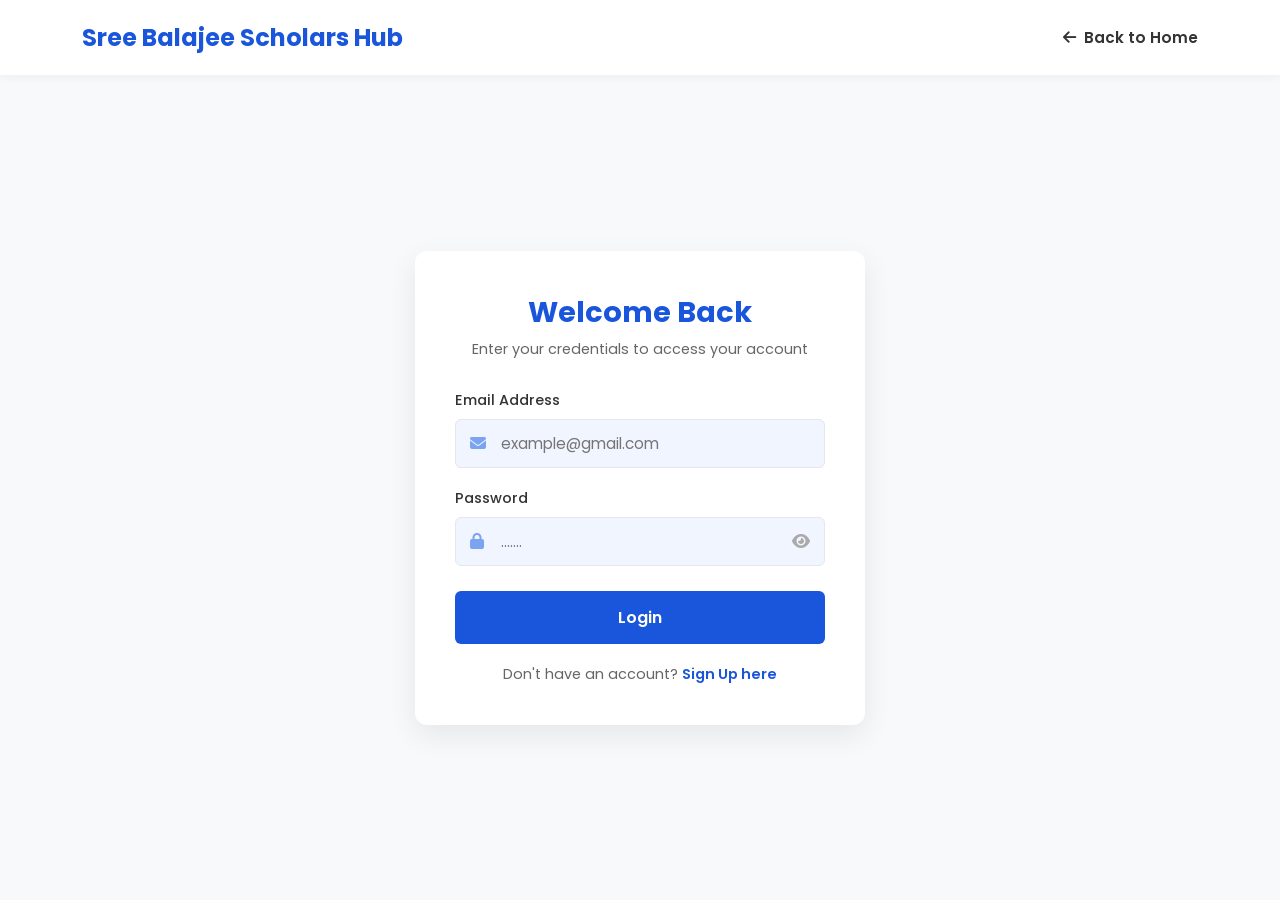
<file: login.html>
<!DOCTYPE html>
<html lang="en">
<head>
    <meta charset="UTF-8">
    <meta name="viewport" content="width=device-width, initial-scale=1.0">
    <title>Login - Sree Balajee Scholars Hub</title>
    <link href="https://fonts.googleapis.com/css2?family=Poppins:wght@300;400;500;600;700&display=swap" rel="stylesheet">
    <link rel="stylesheet" href="https://cdnjs.cloudflare.com/ajax/libs/font-awesome/6.4.0/css/all.min.css">
    <style>
        * { margin: 0; padding: 0; box-sizing: border-box; font-family: 'Poppins', sans-serif; }
        body { background-color: #f8f9fa; display: flex; flex-direction: column; min-height: 100vh; }
        .header { background: #fff; padding: 20px; box-shadow: 0 2px 10px rgba(0,0,0,0.05); display: flex; justify-content: space-between; align-items: center; }
        .logo { color: #1A56DB; font-weight: 700; font-size: 1.5rem; margin-left: 5%; text-decoration: none; }
        .back-link { margin-right: 5%; text-decoration: none; color: #333; font-weight: 600; font-size: 0.95rem; display: flex; align-items: center; gap: 8px; }
        .login-container { flex: 1; display: flex; justify-content: center; align-items: center; padding: 40px 20px; }
        .login-card { background: #fff; width: 100%; max-width: 450px; padding: 40px; border-radius: 12px; box-shadow: 0 10px 30px rgba(0,0,0,0.08); text-align: center; }
        .login-card h2 { color: #1A56DB; margin-bottom: 5px; font-size: 1.8rem; }
        .subtitle { color: #666; font-size: 0.9rem; margin-bottom: 30px; }
        .form-group { margin-bottom: 20px; text-align: left; }
        .form-group label { display: block; margin-bottom: 8px; font-weight: 500; font-size: 0.9rem; color: #333; }
        .input-box { position: relative; }
        .input-box .icon-left { position: absolute; left: 15px; top: 50%; transform: translateY(-50%); color: #7CA3F0; font-size: 1rem; }
        .input-box .icon-right { position: absolute; right: 15px; top: 50%; transform: translateY(-50%); color: #aaa; cursor: pointer; z-index: 10; }
        .input-box input { width: 100%; padding: 12px 40px 12px 45px; border: 1px solid #E5E7EB; border-radius: 6px; outline: none; background: #F0F5FF; color: #333; font-size: 0.95rem; }
        .btn-submit { width: 100%; background: #1A56DB; color: #fff; border: none; padding: 14px; border-radius: 6px; font-weight: 600; cursor: pointer; font-size: 1rem; margin-top: 5px; }
        .signup-link { margin-top: 20px; font-size: 0.9rem; color: #666; }
        .signup-link a { color: #1A56DB; text-decoration: none; font-weight: 600; }
    </style>
</head>
<body>

    <div class="header">
        <a href="index.html" class="logo">Sree Balajee Scholars Hub</a>
        <a href="index.html" class="back-link"><i class="fas fa-arrow-left"></i> Back to Home</a>
    </div>

    <div class="login-container">
        <div class="login-card">
            <h2>Welcome Back</h2>
            <p class="subtitle">Enter your credentials to access your account</p>

            <form onsubmit="handleLogin(event)">
                <div class="form-group">
                    <label>Email Address</label>
                    <div class="input-box">
                        <i class="fas fa-envelope icon-left"></i>
                        <input type="email" id="email" placeholder="example@gmail.com" required>
                    </div>
                </div>

                <div class="form-group">
                    <label>Password</label>
                    <div class="input-box">
                        <i class="fas fa-lock icon-left"></i>
                        <input type="password" id="password" placeholder="......." required>
                        <i class="fas fa-eye icon-right" id="togglePassword" onclick="togglePasswordVisibility()"></i>
                    </div>
                </div>

                <button type="submit" class="btn-submit">Login</button>
                <p class="signup-link">Don't have an account? <a href="signup.html">Sign Up here</a></p>
            </form>
        </div>
    </div>

    <script>
        function togglePasswordVisibility() {
            const passwordInput = document.getElementById('password');
            const toggleIcon = document.getElementById('togglePassword');
            if (passwordInput.type === 'password') {
                passwordInput.type = 'text';
                toggleIcon.classList.replace('fa-eye', 'fa-eye-slash');
            } else {
                passwordInput.type = 'password';
                toggleIcon.classList.replace('fa-eye-slash', 'fa-eye');
            }
        }

        async function handleLogin(e) {
            e.preventDefault();
            const email = document.getElementById('email').value;
            const password = document.getElementById('password').value;

            try {
                // Ensure the port matches your server.js (5500)
                const response = await fetch('/api/login', {
                    method: 'POST',
                    headers: { 'Content-Type': 'application/json' },
                    body: JSON.stringify({ email, password })
                });

                const data = await response.json();

                if (data.success) {
                    localStorage.setItem('userLoggedIn', 'true');
                    localStorage.setItem('userId', data.user.id);
                    localStorage.setItem('userName', data.user.name);
                    localStorage.setItem('userEmail', data.user.email || email);
                    localStorage.setItem('userPhone', data.user.phone || "");
                    localStorage.setItem('userCourse', data.user.course || "Student");
                    localStorage.setItem('admissionStatus', data.user.status);
                    localStorage.setItem('feeStatus', data.user.fee_status || "Unpaid");
                    
                    if(data.user.profile_image) {
                        localStorage.setItem('userImage', data.user.profile_image);
                    }

                    if (data.user.role === 'admin' || email === 'admin@gmail.com') {
                        window.location.href = 'admin.html';
                    } else if (data.user.status === 'Accepted') {
                        window.location.href = 'student.html';
                    } else {
                        alert("⚠️ Your admission is PENDING approval.\nRedirecting to Home Page.");
                        window.location.href = 'index.html'; 
                    }
                } else {
                    alert('❌ Login Failed: ' + data.message);
                }
            } catch (error) {
                console.error('Fetch Error:', error);
                alert('Something went wrong. Please check if your server.js is running on port 5500.');
            }
        }
    </script>
</body>
</html>
</file>
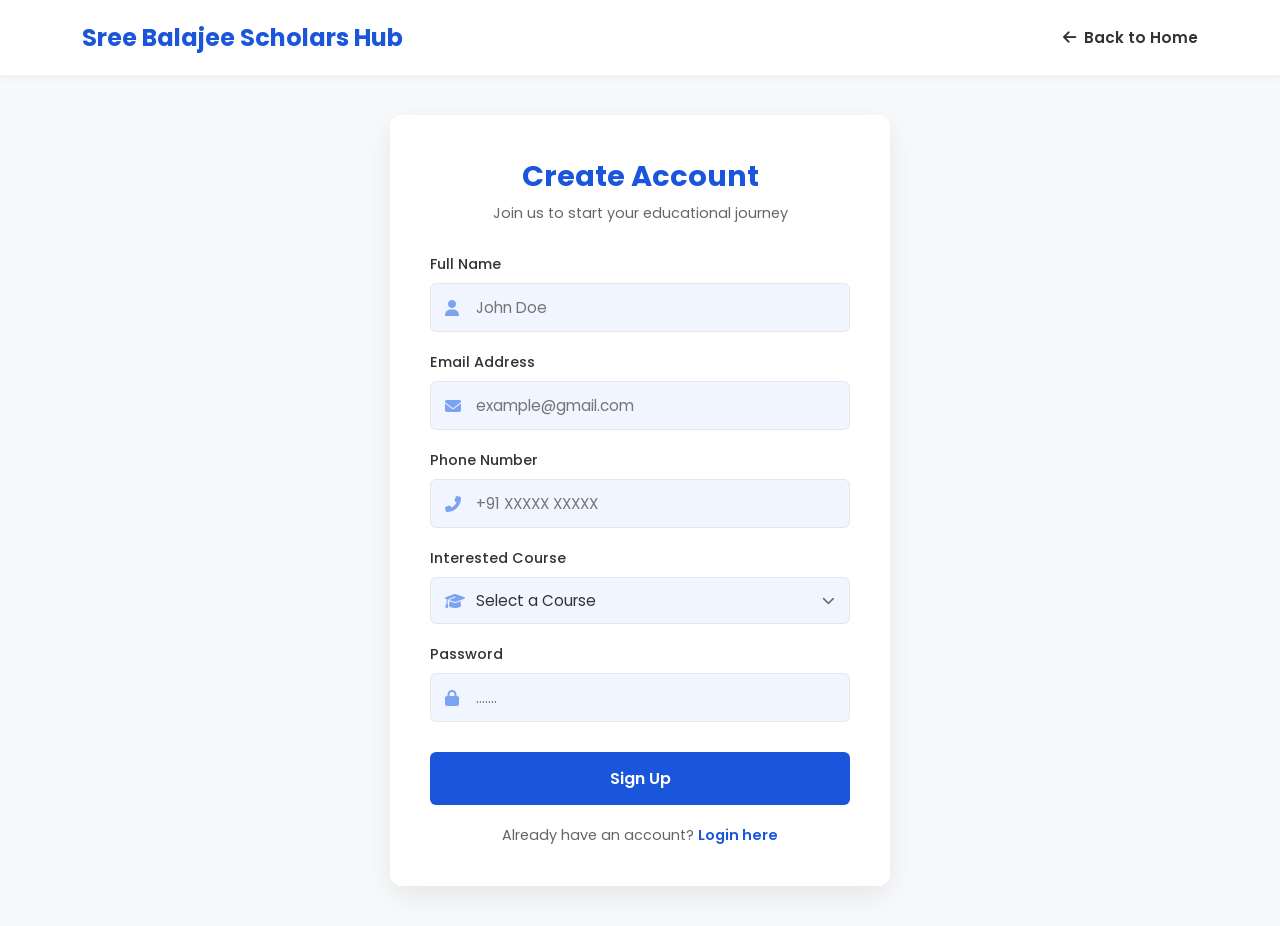
<file: signup.html>
<!DOCTYPE html>
<html lang="en">
<head>
    <meta charset="UTF-8">
    <meta name="viewport" content="width=device-width, initial-scale=1.0">
    <title>Sign Up - Sree Balajee Scholars Hub</title>
    <link href="https://fonts.googleapis.com/css2?family=Poppins:wght@300;400;500;600;700&display=swap" rel="stylesheet">
    <link rel="stylesheet" href="https://cdnjs.cloudflare.com/ajax/libs/font-awesome/6.4.0/css/all.min.css">
    <style>
        * { margin: 0; padding: 0; box-sizing: border-box; font-family: 'Poppins', sans-serif; }
        body { background-color: #f8f9fa; display: flex; flex-direction: column; min-height: 100vh; }
        .header { background: #fff; padding: 20px; box-shadow: 0 2px 10px rgba(0,0,0,0.05); display: flex; justify-content: space-between; align-items: center; }
        .logo { color: #1A56DB; font-weight: 700; font-size: 1.5rem; margin-left: 5%; text-decoration: none; }
        .back-link { margin-right: 5%; text-decoration: none; color: #333; font-weight: 600; font-size: 0.95rem; display: flex; align-items: center; gap: 8px; }
        .signup-container { flex: 1; display: flex; justify-content: center; align-items: center; padding: 40px 20px; }
        .signup-card { background: #fff; width: 100%; max-width: 500px; padding: 40px; border-radius: 12px; box-shadow: 0 10px 30px rgba(0,0,0,0.08); text-align: center; }
        .signup-card h2 { color: #1A56DB; margin-bottom: 5px; font-size: 1.8rem; }
        .subtitle { color: #666; font-size: 0.9rem; margin-bottom: 30px; }
        .form-group { margin-bottom: 20px; text-align: left; }
        .form-group label { display: block; margin-bottom: 8px; font-weight: 500; font-size: 0.9rem; color: #333; }
        .input-box { position: relative; }
        .input-box .icon-left { position: absolute; left: 15px; top: 50%; transform: translateY(-50%); color: #7CA3F0; font-size: 1rem; }
        .input-box input, .input-box select { width: 100%; padding: 12px 40px 12px 45px; border: 1px solid #E5E7EB; border-radius: 6px; outline: none; background: #F0F5FF; color: #333; font-size: 0.95rem; -webkit-appearance: none; appearance: none; }
        .btn-submit { width: 100%; background: #1A56DB; color: #fff; border: none; padding: 14px; border-radius: 6px; font-weight: 600; cursor: pointer; font-size: 1rem; margin-top: 10px; }
        .login-link { margin-top: 20px; font-size: 0.9rem; color: #666; }
        .login-link a { color: #1A56DB; text-decoration: none; font-weight: 600; }
    </style>
</head>
<body>

    <div class="header">
        <a href="index.html" class="logo">Sree Balajee Scholars Hub</a>
        <a href="index.html" class="back-link"><i class="fas fa-arrow-left"></i> Back to Home</a>
    </div>

    <div class="signup-container">
        <div class="signup-card">
            <h2>Create Account</h2>
            <p class="subtitle">Join us to start your educational journey</p>

            <form onsubmit="registerUser(event)"> 
                <div class="form-group">
                    <label>Full Name</label>
                    <div class="input-box">
                        <i class="fas fa-user icon-left"></i>
                        <input type="text" id="fullName" placeholder="John Doe" required>
                    </div>
                </div>

                <div class="form-group">
                    <label>Email Address</label>
                    <div class="input-box">
                        <i class="fas fa-envelope icon-left"></i>
                        <input type="email" id="email" placeholder="example@gmail.com" required>
                    </div>
                </div>

                <div class="form-group">
                    <label>Phone Number</label>
                    <div class="input-box">
                        <i class="fas fa-phone-alt icon-left"></i>
                        <input type="tel" id="phone" placeholder="+91 XXXXX XXXXX" required>
                    </div>
                </div>

                <div class="form-group">
                    <label>Interested Course</label>
                    <div class="input-box">
                        <i class="fas fa-graduation-cap icon-left"></i>
                        <select id="course" required>
                            <option value="" disabled selected>Select a Course</option>
                            <option value="MBA">MBA</option>
                            <option value="MCA">MCA</option>
                            <option value="B.Tech">B.Tech</option>
                            <option value="Degree">Degree</option>
                        </select>
                        <i class="fas fa-chevron-down" style="position: absolute; right: 15px; top: 50%; transform: translateY(-50%); pointer-events: none; color: #666; font-size: 0.8rem;"></i>
                    </div>
                </div>

                <div class="form-group">
                    <label>Password</label>
                    <div class="input-box">
                        <i class="fas fa-lock icon-left"></i>
                        <input type="password" id="password" placeholder="......." required>
                    </div>
                </div>

                <button type="submit" class="btn-submit">Sign Up</button>
                <p class="login-link">Already have an account? <a href="login.html">Login here</a></p>
            </form>
        </div>
    </div>
<script>
    async function registerUser(event) {
        event.preventDefault();
        const fullName = document.getElementById('fullName').value;
        const email = document.getElementById('email').value;
        const phone = document.getElementById('phone').value;
        const course = document.getElementById('course').value;
        const password = document.getElementById('password').value;

        try {
            // Explicitly pointing to localhost:5500
            const response = await fetch('http://localhost:5500/api/signup', {
                method: 'POST',
                headers: { 'Content-Type': 'application/json' },
                body: JSON.stringify({ fullName, email, phone, course, password })
            });

            const data = await response.json();

            if (data.success) {
                alert('🎉 Registration Successful! Please login.');
                window.location.href = 'login.html';
            } else {
                alert('⚠️ Error: ' + data.message);
            }
        } catch (error) {
            console.error('Connection Error:', error);
            alert('Could not connect to the server. Please ensure server.js is running on port 5500.');
        }
    }
</script>
</body>
</html>
</file>
